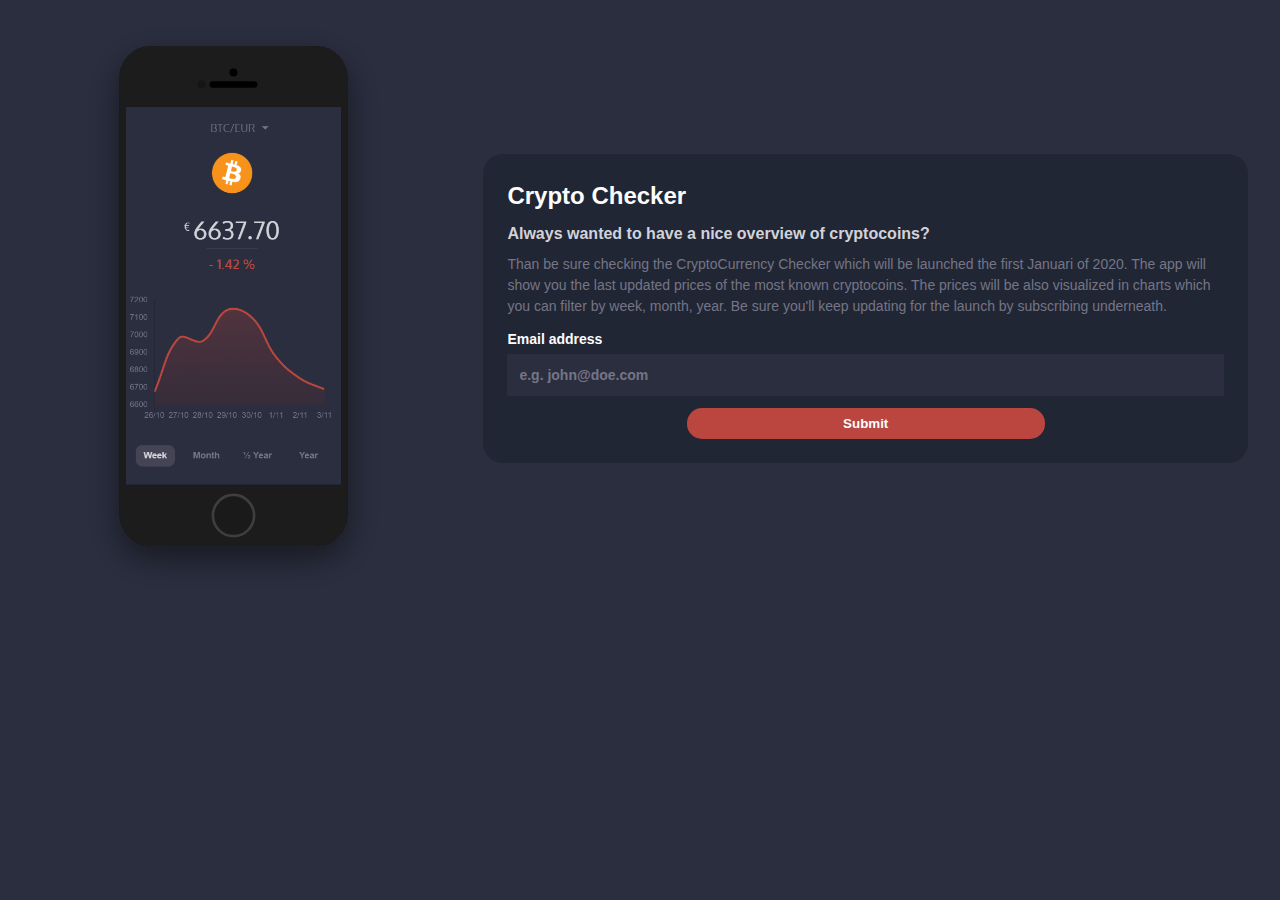
<file: overview.html>
<!DOCTYPE html>
<html lang="en">

<head>
    <meta charset="UTF-8">
    <meta name="viewport" content="width=device-width, initial-scale=1.0">
    <meta http-equiv="X-UA-Compatible" content="ie=edge">
    <title>Overview</title>


    <!-- Link for favicon -->
    <link rel="icon" type="image/png" sizes="32x32" href="favicon-32x32.png">
    <link rel="icon" type="image/png" sizes="16x16" href="favicon-16x16.png">
    <link rel="apple-touch-icon" sizes="180x180" href="/apple-touch-icon.png">
    <link rel="manifest" href="/site.webmanifest">
    <meta name="msapplication-TileColor" content="#2B2E3F">
    <meta name="theme-color" content="#2B2E3F">

    <!-- Link to stylesheets -->
    <link href="./css/screen.css" rel="stylesheet">

</head>

<body>
    <div class="c-overview">

        <div class="c-overview__item c-infozone">
            <div class="c-card">
                <div class="c-card__header">Crypto Checker</div>
                <div class="c-card__subheader">Always wanted to have a nice overview of cryptocoins?</div>

                <div class="c-card__body">Than be sure checking the CryptoCurrency Checker which will be
                    launched the first Januari of 2020. The app will show you the last updated prices of the most known
                    cryptocoins. The prices will be also visualized in charts which you can filter by week, month, year.
                    Be sure you'll keep updating for the launch by subscribing underneath.
                </div>

                <form class="c-form">
                    <p class="c-form-field">
                        <label class="c-label" for="emailaddress">
                            Email address
                        </label>
                        <input class="c-input__text" type="email" name="emailaddress" id="emailaddress"
                            placeholder="e.g. john@doe.com" required>
                    </p>
                    <div class="c-form-submit">
                        <input value="Submit" type="submit" class="c-link-button">
                    </div>
                </form>
            </div>
        </div>


        <div class="c-overview__item c-mockup">
            <img src="images/svg/SE.svg" class="c-image__mockup">
        </div>

    </div>

</body>

</html>
</file>
<file: css/screen.css>
/*------------------------------------*\
#FONTS
\*------------------------------------*/

/*------------------------------------*\
#Variables
\*------------------------------------*/

:root {
    /* colors */
    --global-neutral-20-dark: #212634;
    --global-neutral-10-dark: #2B2E3F;
    --global-neutral-5-dark: #444455;
    --global-neutral-dark: #757586;
    --global-neutral-color: #D2D3DA;
    --global-neutral-light: #FDFDFD;
    --global-color-beta: #BA463F;
    --global-color-gamma: #4A7461;

    --global-neutral-dark-opacity: rgba(117, 117, 134, 0.2);

    /* Shadows */
    --shadow-button: 1px 1px 1px rgba(117, 117, 134, 0.2);

    /* border radius */
    --root-radius: 5px;


    /* transitions */
    --transition: all 0.2s ease;

    /* font-sizes*/
    --root-font-size: 4px;

    --regular: 400;
    --bold: 700;

    /* Whitespace */
    --global-baseline: 4px;
}

/*------------------------------------*\
#GENERIC
\*------------------------------------*/

/*
    Generic: Page
    ---
    Global page styles + universal box-sizing:
*/

html {
    font-size: calc(var(--root-font-size) * 3);
    line-height: 1.5;
    font-family: 'Oxygen', sans-serif;
    background-color: var(--global-neutral-10-dark);
    box-sizing: border-box;
    -webkit-font-smoothing: antialiased;
    -moz-osx-font-smoothing: grayscale;
    font-weight: var(--regular);
}

*,
*:before,
*:after {
    box-sizing: inherit;
}

/*
* Remove text-shadow in selection highlight:
* https://twitter.com/miketaylr/status/12228805301
*
* Customize the background color to match your design.
*/

::-moz-selection {
    color: white;
    text-shadow: none;
}

::selection {
    color: white;
    text-shadow: none;
}

/*------------------------------------*\
#Elements
\*------------------------------------*/

/*
Elements: Images
---
Default markup for images to make them responsive
*/

img {
    max-width: 100%;
    vertical-align: top;
}

/*
    Elements: typography
    ---
    Default markup for typographic elements
*/

h1,
h2,
h3 {
    font-weight: var(--bold);
}

hr {
    border: 0;
    height: 1px;
    background: LightGrey;
    margin: 0 0 24px;
}

a {
    color: var(--global-neutral-color);
    outline-color: var(--global-neutral-color);
    outline-width: medium;
    outline-offset: 2px;
}

a:visited,
a:active {
    color: var(--global-neutral-color);
}

body {
    margin-bottom: 0;
}


label,
input {
    display: block;
}

select {
    width: 100%;
}


/*------------------------------------*\
#OBJECTS
\*------------------------------------*/

/*------------------------------------*\
#COMPONENTS
\*------------------------------------*/

/*
    Component: Logo
    ---
    Website main logo
*/

.c-logo {
    width: calc(var(--global-baseline) * 16);
    height: calc(var(--global-baseline) * 16);
}


/*
    Component: App
*/


.c-app {
    min-height: 100vh;
    display: grid;
    justify-content: center;
    align-items: center;

}



/*
    Component: inputs
*/

.c-input__text {
    -webkit-appearance: none;
    -moz-appearance: none;
    appearance: none;
    border: none;
    background-color: var(--global-neutral-10-dark);
    font-family: inherit;
    font-size: calc(var(--global-baseline) * 3.5);
    line-height: calc(var(--global-baseline) * 10);
    padding-left: calc(var(--global-baseline)* 3);
    margin-top: var(--global-baseline);
    outline: none;
    color: var(--global-neutral-color);
    font-weight: var(--bold);
    width: 100%;
}

.c-input__select {
    -webkit-appearance: none;
    -moz-appearance: none;
    appearance: none;
    border: none;
    background-color: var(--global-neutral-10-dark);
    font-family: inherit;
    font-size: calc(var(--global-baseline) * 3.5);
    line-height: calc(var(--global-baseline) * 10);
    margin-top: var(--global-baseline);
    outline: none;
    color: var(--global-neutral-dark);
    font-weight: var(--bold);
    width: 100%;
}

.c-input__text::placeholder {
    color: var(--global-neutral-dark);
    font-weight: var(--bold);
}

.c-custom-select {
    display: block;
    position: relative;
}

.c-custom-select__symbol {
    width: calc(var(--global-baseline) * 6);
    height: calc(var(--global-baseline) * 6);
    pointer-events: none;
    position: absolute;
    top: calc(var(--global-baseline) * 3);
    fill: var(--global-neutral-dark);
}

.c-label {
    color: var(--global-neutral-light);
    font-weight: 700;
    font-size: calc(var(--root-font-size) * 3.5);
}

/*
    Component: CTA link
    ---
    Small cta link with custom animation
*/

.c-link-button {
    font-weight: var(--bold);
    text-decoration: none;
    padding: 8px 12px 8px;
    border: none;
    border-radius: calc(var(--root-radius) * 3);
    width: 100%;
    background-color: var(--global-color-beta);
    color: var(--global-neutral-light);
}


.c-link-button:visited,
.c-link-button:active {
    background-color: var(--global-neutral-5-dark);
    color: var(--global-neutral-color);
}

.c-link-button:hover {
    background-color: var(--global-neutral-5-dark);
    color: var(--global-neutral-color);
}

.c-link-cta {
    background: transparent;
    border: 0;
    padding: 0;
    cursor: pointer;
    outline: 0;
    -webkit-appearance: none;
    font-weight: var(--bold);
}

/* Custom */
.c-link-cta {
    display: inline-block;
    position: relative;
    padding: calc(var(--global-baseline) * 2)  calc(var(--global-baseline) * 3)  calc(var(--global-baseline) * 2); 
    top: 0;
    background-color: transparent;
    color: var(--global-neutral-dark);
    border-radius: calc(var(--root-radius) * 3);
    -webkit-transform: translateZ(0);
    -moz-transform: translateZ(0);
    -ms-transform: translateZ(0);
    transform: translateZ(0);
    -webkit-transition: var(--transition);
    -moz-transition: var(--transition);
    -ms-transition: var(--transition);
    transition: var(--transition);
}

.c-link-cta:hover {
    top: calc(var(--global-baseline) * -1);
    -webkit-transform: rotateX(20deg);
    -moz-transform: rotateX(20deg);
    -ms-transform: rotateX(20deg);
    transform: rotateX(20deg);
    background-color: var(--global-neutral-5-dark);
    color: var(--global-neutral-color);
    box-shadow: var(--shadow-button);
    
}

.c-link-cta:active {
    background-color: var(--global-neutral-5-dark);
    color: var(--global-neutral-color);
}


/*
    Is selected tag to add when button is fired
*/

.is-selected {
    background-color: var(--global-neutral-5-dark);
    color: var(--global-neutral-color);
}

/*
    Component: info
*/

.c-info__select {
    text-align: center;
    max-width: 80px;
    margin: auto;
}

.c-info__logo {
    text-align: center;
    color: var(--global-neutral-dark);
    font-size: calc(var(--root-font-size) * 4);
}

.c-info__price {
    text-align: center;
    color: var(--global-neutral-color);
    font-size: calc(var(--root-font-size) * 9);
}

.c-info__percentage {
    text-align: center;
    color: var(--global-color-beta);
    font-weight: var(--bold);
    font-size: calc(var(--root-font-size) * 5);
}

.c-info__graph {
    text-align: center;
    margin-top: calc(var(--global-baseline) * 3);
}

.c-info__button-day {
    text-align: center;
}

.c-info__button-week {
    text-align: center;
}

.c-info__button-month {
    text-align: center;
}

.c-info__button-year {
    text-align: center;
}

.c-info__label-volume {
    background-color: var(--global-neutral-20-dark);
    color: var(--global-neutral-dark);
    text-align: start;
    margin-left: calc(var(--global-baseline) * -2);
    padding-left: calc(var(--global-baseline) * 5);
    font-size: calc(var(--root-font-size) * 3);
    line-height: calc(var(--global-baseline) * 3 * 3);
    height: 100%;
    font-weight: var(--bold);

}

.c-info__volume {
    background-color: var(--global-neutral-20-dark);
    color: var(--global-neutral-color);
    text-align: end;
    margin-right: calc(var(--global-baseline) * -3);
    padding-right: calc(var(--global-baseline) * 4);
    font-size: calc(var(--root-font-size) * 3);
    line-height: calc(var(--global-baseline) * 3 * 3);
    height: 100%;
    font-weight: var(--bold);
}

.c-info__label-hours {
    text-align: center;
    text-transform: uppercase;
    color: var(--global-neutral-dark);
    font-size: calc(var(--root-font-size) * 3);
}

.c-info__low {
    text-align: center;
    color: var(--global-neutral-color);
    font-size: calc(var(--root-font-size) * 7);
    border-right: 1px var(--global-neutral-5-dark) solid;
}

.c-info__high {
    text-align: center;
    color: var(--global-neutral-color);
    font-size: calc(var(--root-font-size) * 7);
}

.c-info__updated {
    background-color: var(--global-neutral-20-dark);
    margin-left: calc(var(--global-baseline) * -2);
    text-align: start;
    line-height: calc(var(--global-baseline) * 16.5);
    padding-left: calc(var(--global-baseline) * 4);
    height: 100%;
    margin-top: calc(var(--global-baseline) * 5);

    color: var(--global-neutral-dark);
    font-weight: var(--bold);
    font-size: calc(var(--root-font-size) * 3.5);
}

.c-info__date {
    line-height: calc(var(--global-baseline) * 16.5);
    background-color: var(--global-neutral-20-dark);
    color: var(--global-neutral-color);
    text-align: end;
    margin-right: calc(var(--global-baseline) * -3);
    padding-right: calc(var(--global-baseline) * 4);
    font-size: calc(var(--root-font-size) * 3.5);
    font-weight: var(--bold);
    margin-top: calc(var(--global-baseline) * 5);
    height: 100%;
}

.c-infozone {
    background-color: var(--global-neutral-20-dark);
    padding: calc(var(--global-baseline) * 6);
    margin: calc(var(--global-baseline) * 6);
    border-radius: calc(var(--root-radius) * 4);
}

/*
    Component: overview
*/
.c-overview {
    display: grid;
    justify-content: center;
    align-items: center;
}


/*
    Component: card
*/

.c-card__header {
    font-size: calc(var(--root-font-size) * 6);
    color: var(--global-neutral-light);
    font-weight: var(--bold);
}

.c-card__subheader {
    margin-top: calc(var(--global-baseline) * 2);
    font-size: calc(var(--root-font-size) * 4);
    color: var(--global-neutral-color);
    font-weight: var(--bold);
}

.c-card__body {
    margin-top: calc(var(--global-baseline) * 2);
    font-size: calc(var(--root-font-size) * 3.5);
    color: var(--global-neutral-dark);
}

/*
    Component: form
*/

.c-form-submit {
    margin: auto;
    width: 50%;
}

/*
    Component: image mockup
*/

.c-image__mockup {
    width: 100%;
    height: 400px;
}


@media (min-width: 320px) {
    .c-app {
        grid-template-columns: repeat(4, 1fr);
        grid-template-rows: 30px 120px 50px 50px 220px 80px 50px 50px 80px 1fr;
    }

    .c-overview {
        grid-template-columns: 1fr;
        grid-template-rows: 1fr;
    }

}

/* SMARTPHONES LANDSCAPE */
@media(min-width: 480px) {

    .c-app {
        max-width: 50%;
        margin: auto;
        grid-template-rows: 30px 120px 50px 80px 200px 80px 50px 50px 80px 1fr;
    }

    .c-info__graph {
        width: 300px;
        margin: auto;
    }

    .u-border-line {
        width: 20% !important;
    }

}

/* TABLETS PORTRAIT */
@media(min-width: 768px) {
    .c-app {
        grid-template-rows: 30px 120px 50px 80px 250px 80px 50px 50px 80px 75px;
    }

    .c-info__graph {
        width: 400px;
    }

    .u-border-line {
        width: 15% !important;
    }

    .c-overview {
        grid-template-columns: 1fr 1.8fr;
    }

    .c-mockup {
        grid-row: 1;
    }

    .c-image__mockup {
        width: 300px;
        height: 600px;
        width: 100%;
    }

}


/* TABLET LANDSCAPE / DESKTOP */
@media(min-width: 1024px) {
    .c-app {
        grid-template-rows: 30px 120px 50px 80px 350px 80px 50px 50px 80px 75px;
    }

    .c-info__graph {
        width: 500px;
    }

    .u-border-line {
        width: 10% !important;
    }

}

@media(min-width: 1400px) {
    .c-app {
        grid-template-rows: 30px 120px 50px 80px 350px 80px 50px 50px 80px 75px;
    }   

    .c-info__graph {
        width: 600px;
    }

    .u-border-line {
        width: 10% !important;
    }

    .c-overview {
        grid-template-columns: 500px 600px;
    }


}

/*------------------------------------*\
#UTILITIES
\*------------------------------------*/

/*
    Utilities: color
    ---
    Utility classes to put specific colors onto elements
*/

.u-span-column-2 {
    grid-column: span 2;
}

.u-span-column-4 {
    grid-column: span 4;
}

.u-span-row-2 {
    grid-row: span 2;
}



.u-dollar-value {
    color: var(--global-color-gamma);
    font-size: calc(var(--root-font-size) * 3.5);
    font-weight: var(--bold);
}

.u-token {
    color: var(--global-neutral-color);
    font-size: calc(var(--root-font-size) * 3.5);
    font-weight: var(--bold);
}

.u-low {
    font-size: calc(var(--root-font-size) * 3);
    color: var(--global-neutral-dark);
    font-weight: var(--bold);
}

.u-high {
    font-size: calc(var(--root-font-size) * 3);
    color: var(--global-neutral-dark);
    font-weight: var(--bold);
}

.u-euro-token {
    font-size: calc(var(--global-baseline) * 3);
    margin-right: var(--global-baseline);
}

.u-border-line {
    margin: auto;
    width: 25%;
    background-color: var(--global-neutral-5-dark);
}

/*
    Utilities: spacing
    ---
    Utility classes to put specific margins and paddings onto elements
*/

.u-pt-clear {
    padding-top: 0 !important;
}

.u-mb-clear {
    margin-bottom: 0 !important;
}

.u-mb-xs {
    margin-bottom: 4px !important;
}

.u-mb-sm {
    margin-bottom: 8px !important;
}

.u-mb-md {
    margin-bottom: 16px !important;
}

.u-mb-lg {
    margin-bottom: 32px !important;
}

.u-mb-xl {
    margin-bottom: 48px !important;
}

/*
    Utilities: max-width
    ---
    Utility classes to put specific max widths onto elements
*/

.u-max-width-xs {
    max-width: 27em !important;
}

.u-max-width-sm {
    max-width: 39em !important;
}

.u-max-width-md {
    max-width: 50em !important;
}

.u-max-width-lg {
    max-width: 63.5em !important;
}

.u-max-width-none {
    max-width: none !important;
}


/*
    Utilities: align
    ---
    Utility classes align text or components
*/

.u-align-text-center {
    text-align: center;
}

.u-align-center {
    margin: 0 auto;
}

/*
    Utilities: text
    Utility classes to create smaller or bigger test
*/

.u-text-sm {
    font-size: 14px;
}

/*------------------------------------*\
#MEDIA
\*------------------------------------*/

/*
    Media Queries
    ---
    EXAMPLE Media Queries for Responsive Design.
    These examples override the primary ('mobile first') styles.
    USE THEM INLINE!
*/

/* Extra small devices (portrait phones, less than 576px)
No media query since this is the default in mobile first design
*/

/* Small devices (landscape phones, 576px and up)
@media (min-width: 576px) {}
*/

/* Medium devices (tablets, 768px and up)
@media (min-width: 768px) {}
*/

/* Large devices (landscape tablets, desktops, 992px and up)
@media (min-width: 992px) {}
*/

/* Extra large devices (large desktops, 1200px and up)
@media (min-width: 1200px) {}
*/

/*
    Print styles.
    ---
    Inlined to avoid the additional HTTP request:
    http://www.phpied.com/delay-loading-your-print-css/
*/

@media print {

    *,
    *:before,
    *:after {
        background: transparent !important;
        color: #000 !important;
        /* Black prints faster:
        http://www.sanbeiji.com/archives/953 */
        box-shadow: none !important;
        text-shadow: none !important;
    }

    a,
    a:visited {
        text-decoration: underline;
    }

    a[href]:after {
        content: " ("attr(href) ")";
    }

    abbr[title]:after {
        content: " ("attr(title) ")";
    }

    /*
    * Don't show links that are fragment identifiers,
    * or use the `javascript:` pseudo protocol
    */
    a[href^="#"]:after,
    a[href^="javascript:"]:after {
        content: "";
    }

    pre {
        white-space: pre-wrap !important;
    }

    pre,
    blockquote {
        border: 1px solid #999;
        page-break-inside: avoid;
    }

    /*
    * Printing Tables:
    * http://css-discuss.incutio.com/wiki/Printing_Tables
    */
    thead {
        display: table-header-group;
    }

    tr,
    img {
        page-break-inside: avoid;
    }

    p,
    h2,
    h3 {
        orphans: 3;
        widows: 3;
    }

    h2,
    h3 {
        page-break-after: avoid;
    }
}
</file>
